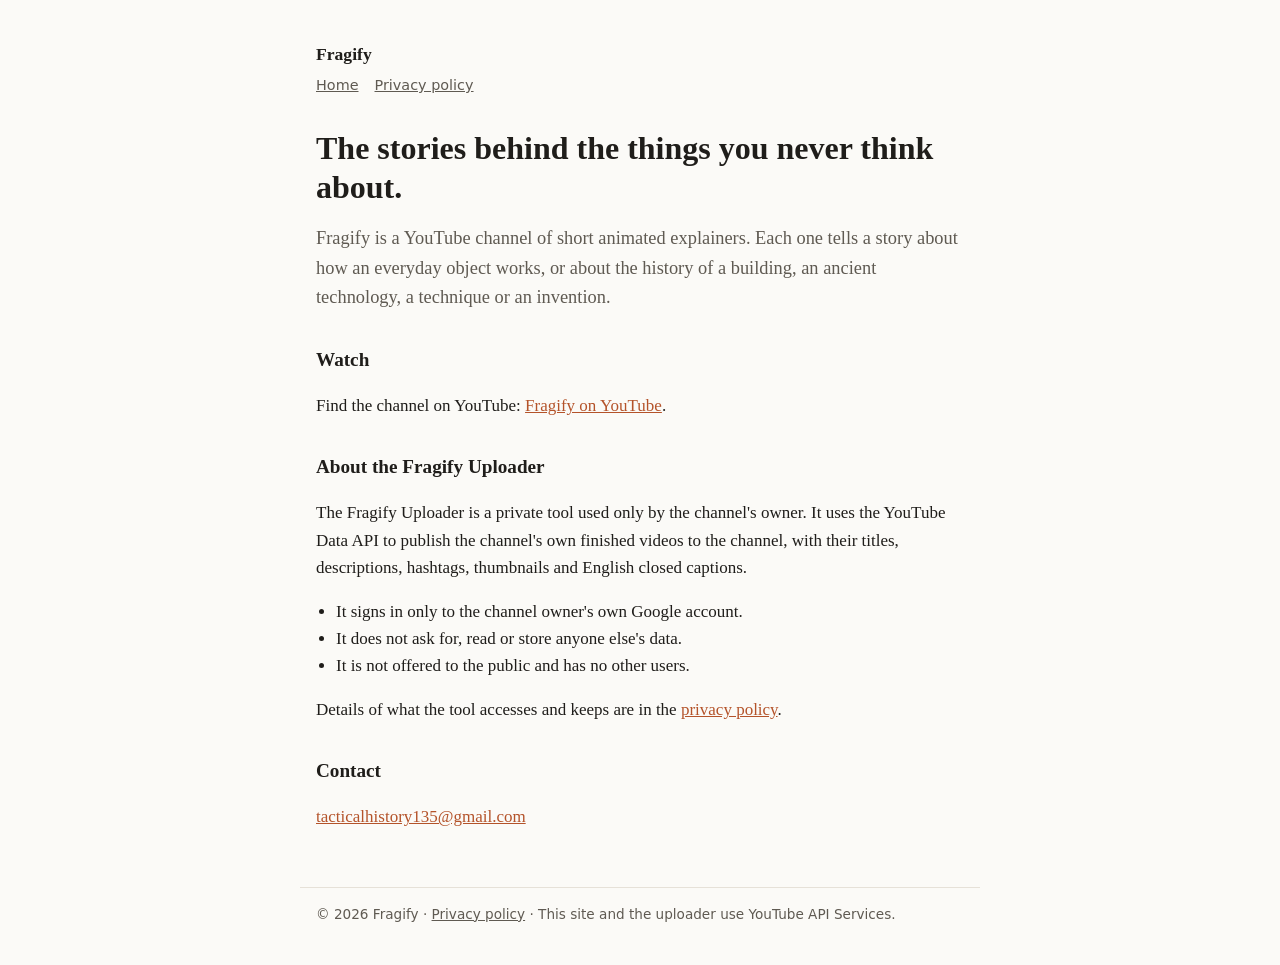
<file: index.html>
<!doctype html>
<html lang="en">
<head>
<meta charset="utf-8">
<meta name="viewport" content="width=device-width, initial-scale=1">
<title>Fragify</title>
<meta name="description" content="Fragify makes short, story-led animated explainers about everyday things and the history behind them.">
<!-- Google Search Console: if you pick the "HTML tag" method, paste the meta tag it gives you on the line below. -->
<link rel="stylesheet" href="style.css">
</head>
<body>
<header>
  <a class="brand" href="./">Fragify</a>
  <nav><a href="./">Home</a><a href="privacy.html">Privacy policy</a></nav>
</header>
<main>
  <h1>The stories behind the things you never think about.</h1>
  <p class="lede">
Fragify is a YouTube channel of short animated explainers. Each one tells a story about how an everyday object works, or about the history of a building, an ancient technology, a technique or an invention.</p>

  <h2>Watch</h2>
  <p>Find the channel on YouTube: <a href="https://www.youtube.com/@fragify-h1p">Fragify on YouTube</a>.</p>

  <h2>About the Fragify Uploader</h2>
  <p>The Fragify Uploader is a private tool used only by the channel's owner. It uses the YouTube Data API to publish the channel's own finished videos to the channel, with their titles, descriptions, hashtags, thumbnails and English closed captions.</p>
  <ul>
    <li>It signs in only to the channel owner's own Google account.</li>
    <li>It does not ask for, read or store anyone else's data.</li>
    <li>It is not offered to the public and has no other users.</li>
  </ul>
  <p>Details of what the tool accesses and keeps are in the <a href="privacy.html">privacy policy</a>.</p>

  <h2>Contact</h2>
  <p><a href="mailto:tacticalhistory135@gmail.com">tacticalhistory135@gmail.com</a></p>
</main>
<footer>
  © 2026 Fragify · <a href="privacy.html">Privacy policy</a> · This site and the uploader use YouTube API Services.
</footer>
</body>
</html>
</file>
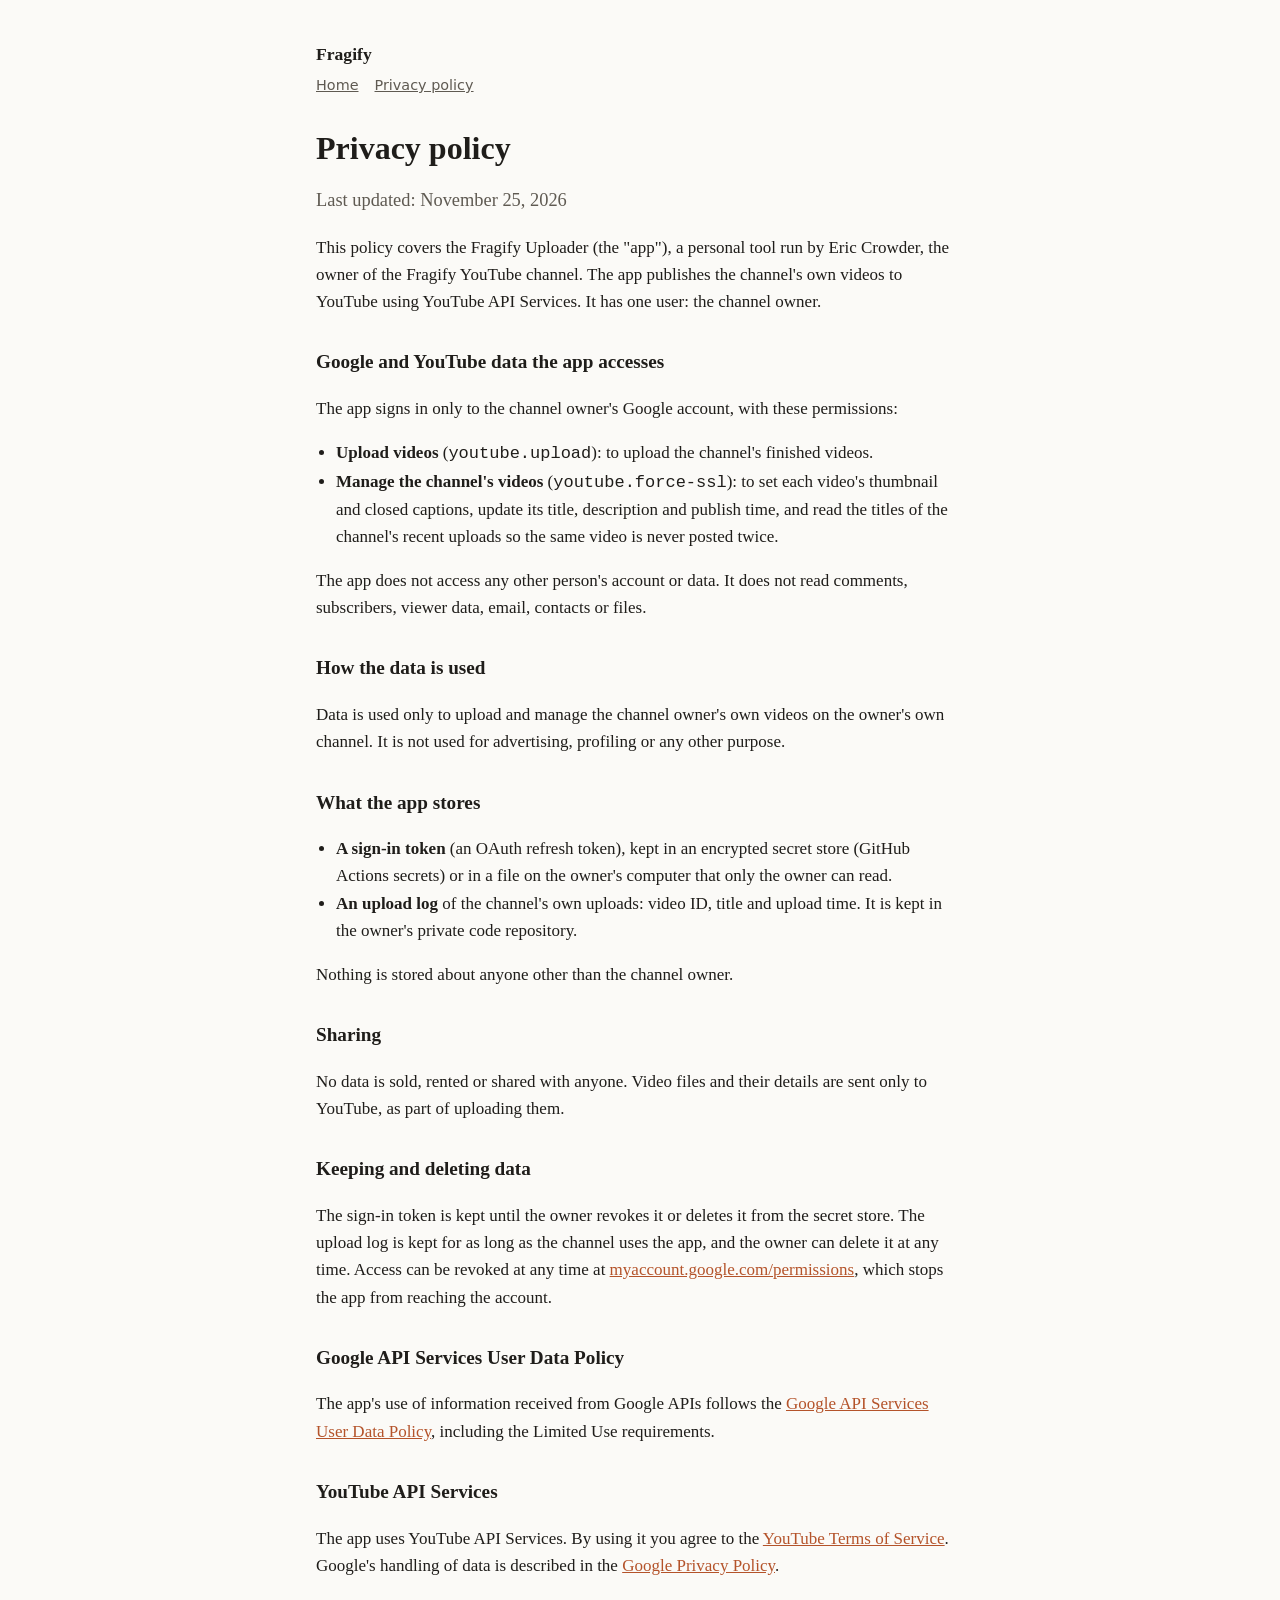
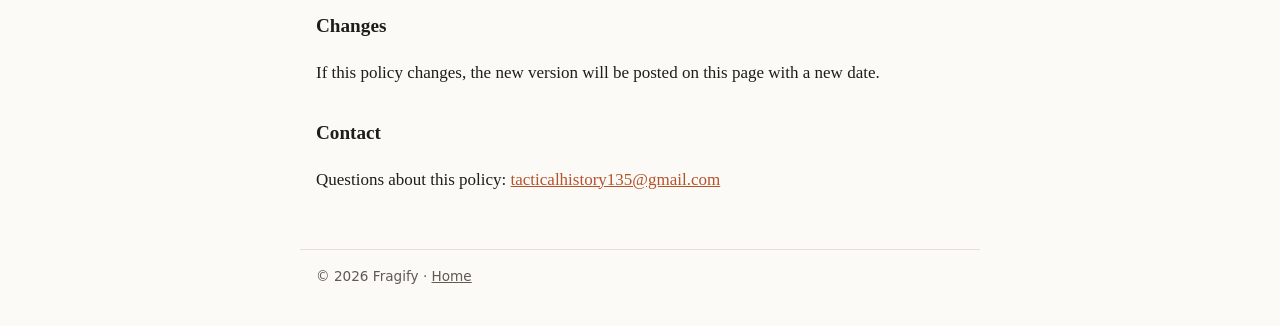
<file: privacy.html>
<!doctype html>
<html lang="en">
<head>
<meta charset="utf-8">
<meta name="viewport" content="width=device-width, initial-scale=1">
<title>Privacy policy · Fragify</title>
<link rel="stylesheet" href="style.css">
</head>
<body>
<header>
  <a class="brand" href="./">Fragify</a>
  <nav><a href="./">Home</a><a href="privacy.html">Privacy policy</a></nav>
</header>
<main>
  <h1>Privacy policy</h1>
  <p class="lede">Last updated: November 25, 2026</p>

  <p>This policy covers the Fragify Uploader (the "app"), a personal tool run by Eric Crowder, the owner of the Fragify YouTube channel. The app publishes the channel's own videos to YouTube using YouTube API Services. It has one user: the channel owner.</p>

  <h2>Google and YouTube data the app accesses</h2>
  <p>The app signs in only to the channel owner's Google account, with these permissions:</p>
  <ul>
    <li><strong>Upload videos</strong> (<code>youtube.upload</code>): to upload the channel's finished videos.</li>
    <li><strong>Manage the channel's videos</strong> (<code>youtube.force-ssl</code>): to set each video's thumbnail and closed captions, update its title, description and publish time, and read the titles of the channel's recent uploads so the same video is never posted twice.</li>
  </ul>
  <p>The app does not access any other person's account or data. It does not read comments, subscribers, viewer data, email, contacts or files.</p>

  <h2>How the data is used</h2>
  <p>Data is used only to upload and manage the channel owner's own videos on the owner's own channel. It is not used for advertising, profiling or any other purpose.</p>

  <h2>What the app stores</h2>
  <ul>
    <li><strong>A sign-in token</strong> (an OAuth refresh token), kept in an encrypted secret store (GitHub Actions secrets) or in a file on the owner's computer that only the owner can read.</li>
    <li><strong>An upload log</strong> of the channel's own uploads: video ID, title and upload time. It is kept in the owner's private code repository.</li>
  </ul>
  <p>Nothing is stored about anyone other than the channel owner.</p>

  <h2>Sharing</h2>
  <p>No data is sold, rented or shared with anyone. Video files and their details are sent only to YouTube, as part of uploading them.</p>

  <h2>Keeping and deleting data</h2>
  <p>The sign-in token is kept until the owner revokes it or deletes it from the secret store. The upload log is kept for as long as the channel uses the app, and the owner can delete it at any time. Access can be revoked at any time at <a href="https://myaccount.google.com/permissions">myaccount.google.com/permissions</a>, which stops the app from reaching the account.</p>

  <h2>Google API Services User Data Policy</h2>
  <p>The app's use of information received from Google APIs follows the <a href="https://developers.google.com/terms/api-services-user-data-policy">Google API Services User Data Policy</a>, including the Limited Use requirements.</p>

  <h2>YouTube API Services</h2>
  <p>The app uses YouTube API Services. By using it you agree to the <a href="https://www.youtube.com/t/terms">YouTube Terms of Service</a>. Google's handling of data is described in the <a href="https://policies.google.com/privacy">Google Privacy Policy</a>.</p>

  <h2>Changes</h2>
  <p>If this policy changes, the new version will be posted on this page with a new date.</p>

  <h2>Contact</h2>
  <p>Questions about this policy: <a href="mailto:tacticalhistory135@gmail.com">tacticalhistory135@gmail.com</a></p>
</main>
<footer>
  © 2026 Fragify · <a href="./">Home</a>
</footer>
</body>
</html>
</file>
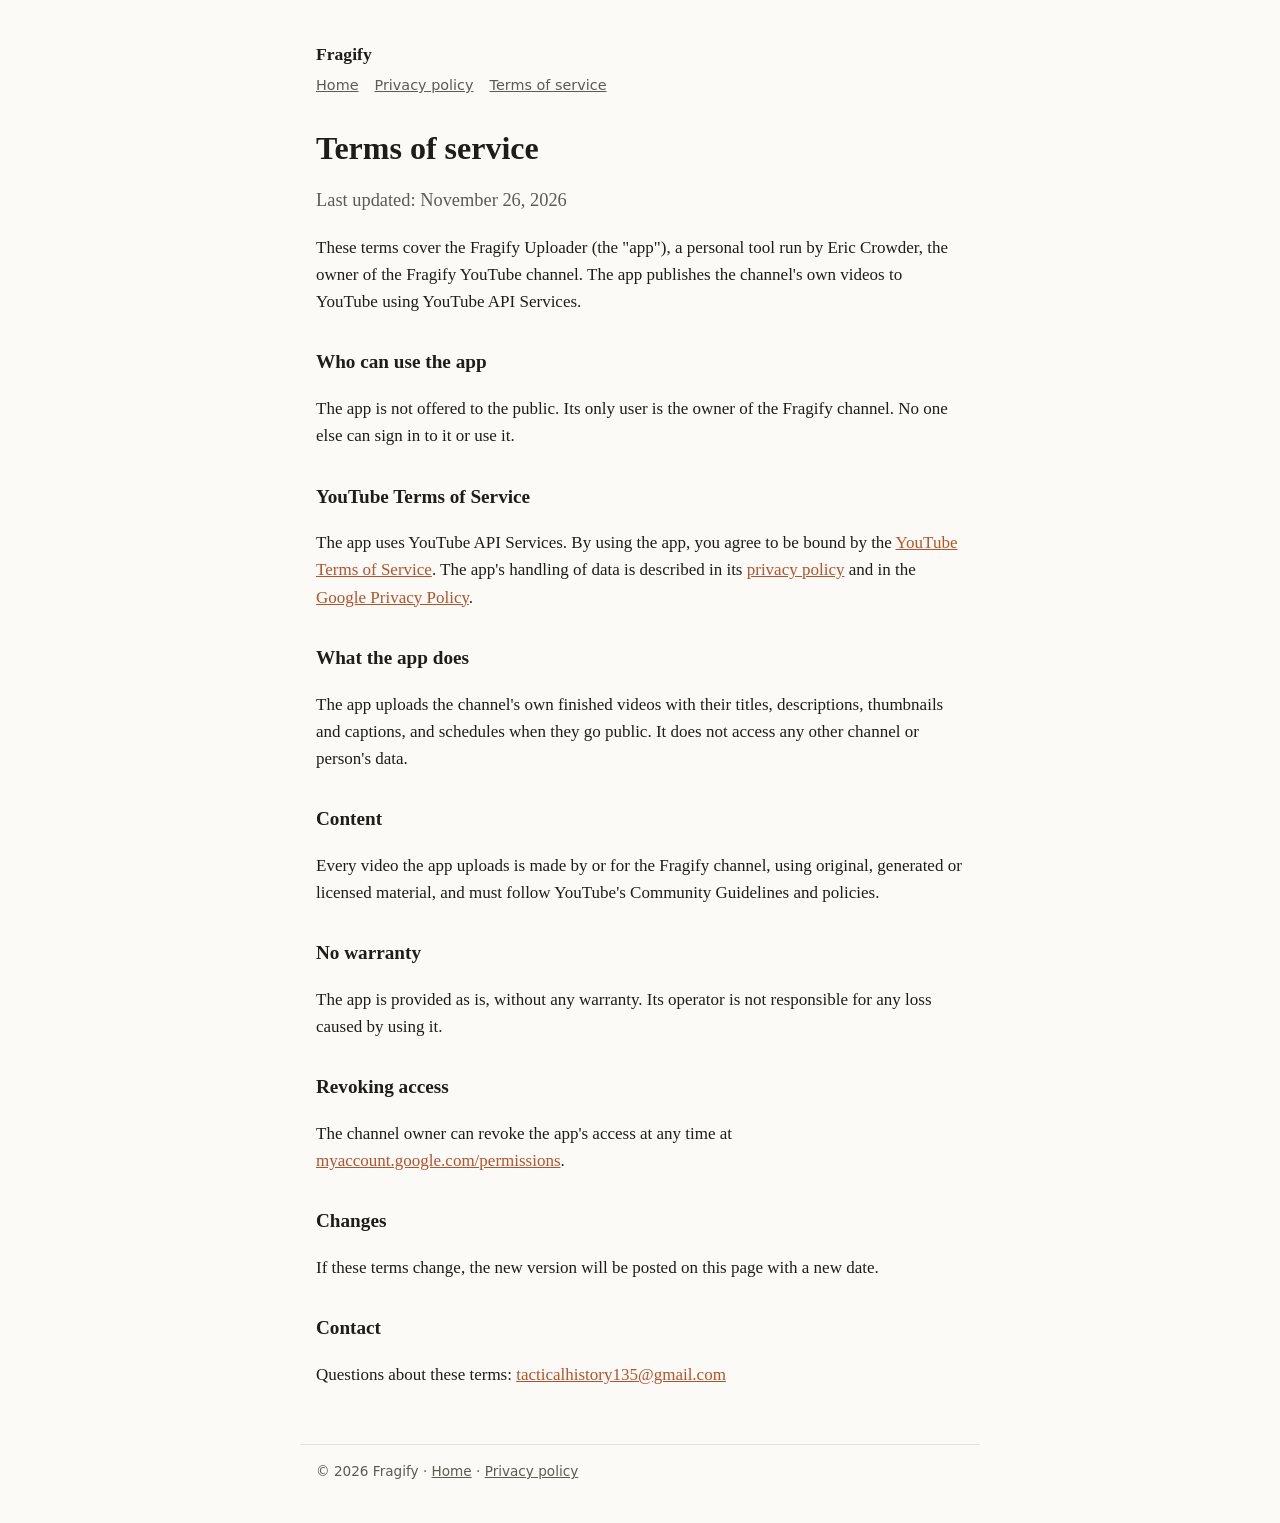
<file: terms.html>
<!doctype html>
<html lang="en">
<head>
<meta charset="utf-8">
<meta name="viewport" content="width=device-width, initial-scale=1">
<title>Terms of service · Fragify</title>
<link rel="stylesheet" href="style.css">
</head>
<body>
<header>
  <a class="brand" href="./">Fragify</a>
  <nav><a href="./">Home</a><a href="privacy.html">Privacy policy</a><a href="terms.html">Terms of service</a></nav>
</header>
<main>
  <h1>Terms of service</h1>
  <p class="lede">Last updated: November 26, 2026</p>

  <p>These terms cover the Fragify Uploader (the "app"), a personal tool run by Eric Crowder, the owner of the Fragify YouTube channel. The app publishes the channel's own videos to YouTube using YouTube API Services.</p>

  <h2>Who can use the app</h2>
  <p>The app is not offered to the public. Its only user is the owner of the Fragify channel. No one else can sign in to it or use it.</p>

  <h2>YouTube Terms of Service</h2>
  <p>The app uses YouTube API Services. By using the app, you agree to be bound by the <a href="https://www.youtube.com/t/terms">YouTube Terms of Service</a>. The app's handling of data is described in its <a href="privacy.html">privacy policy</a> and in the <a href="https://policies.google.com/privacy">Google Privacy Policy</a>.</p>

  <h2>What the app does</h2>
  <p>The app uploads the channel's own finished videos with their titles, descriptions, thumbnails and captions, and schedules when they go public. It does not access any other channel or person's data.</p>

  <h2>Content</h2>
  <p>Every video the app uploads is made by or for the Fragify channel, using original, generated or licensed material, and must follow YouTube's Community Guidelines and policies.</p>

  <h2>No warranty</h2>
  <p>The app is provided as is, without any warranty. Its operator is not responsible for any loss caused by using it.</p>

  <h2>Revoking access</h2>
  <p>The channel owner can revoke the app's access at any time at <a href="https://myaccount.google.com/permissions">myaccount.google.com/permissions</a>.</p>

  <h2>Changes</h2>
  <p>If these terms change, the new version will be posted on this page with a new date.</p>

  <h2>Contact</h2>
  <p>Questions about these terms: <a href="mailto:tacticalhistory135@gmail.com">tacticalhistory135@gmail.com</a></p>
</main>
<footer>
  © 2026 Fragify · <a href="./">Home</a> · <a href="privacy.html">Privacy policy</a>
</footer>
</body>
</html>
</file>
<file: style.css>
:root { --bg:#fbfaf7; --text:#1f1d1a; --muted:#5f5a52; --accent:#b4532a; --line:#e6e1d8; }
@media (prefers-color-scheme: dark) {
  :root { --bg:#171614; --text:#ece8e1; --muted:#a8a197; --accent:#e58a5c; --line:#2e2b27; }
}
* { box-sizing: border-box; }
body { margin:0; background:var(--bg); color:var(--text);
  font:17px/1.6 Georgia, "Times New Roman", serif; }
main, header, footer { max-width: 680px; margin: 0 auto; padding: 0 16px; }
header { padding-top: 40px; }
header a.brand { color: var(--text); text-decoration: none; font-weight: bold; font-size: 1.1rem; }
nav { margin-top: 6px; font-family: system-ui, sans-serif; font-size: .9rem; }
nav a { color: var(--muted); margin-right: 16px; }
h1 { font-size: 2rem; line-height: 1.2; margin: 32px 0 12px; }
h2 { font-size: 1.2rem; margin-top: 32px; }
a { color: var(--accent); }
.lede { font-size: 1.15rem; color: var(--muted); }
ul { padding-left: 20px; }
footer { margin-top: 56px; padding-top: 16px; padding-bottom: 40px; border-top: 1px solid var(--line);
  font-family: system-ui, sans-serif; font-size: .85rem; color: var(--muted); }
footer a { color: var(--muted); }
</file>
